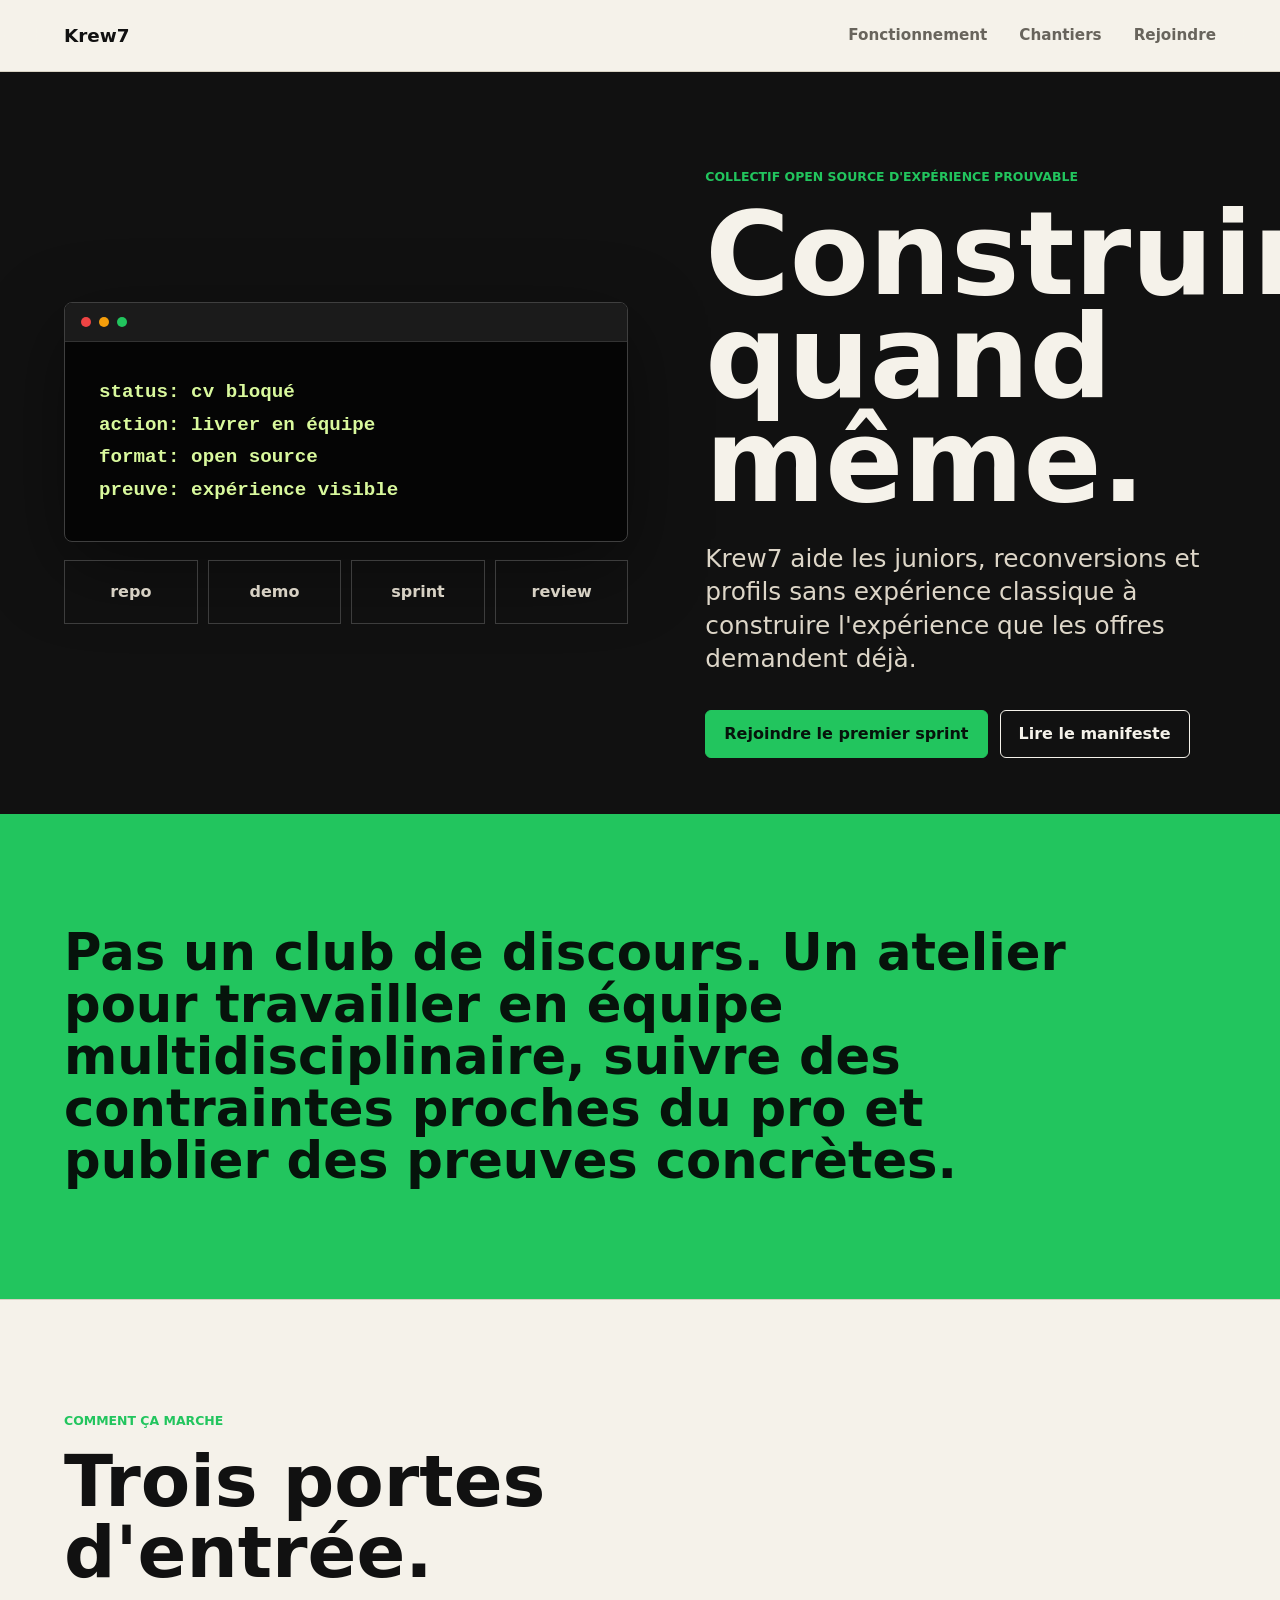
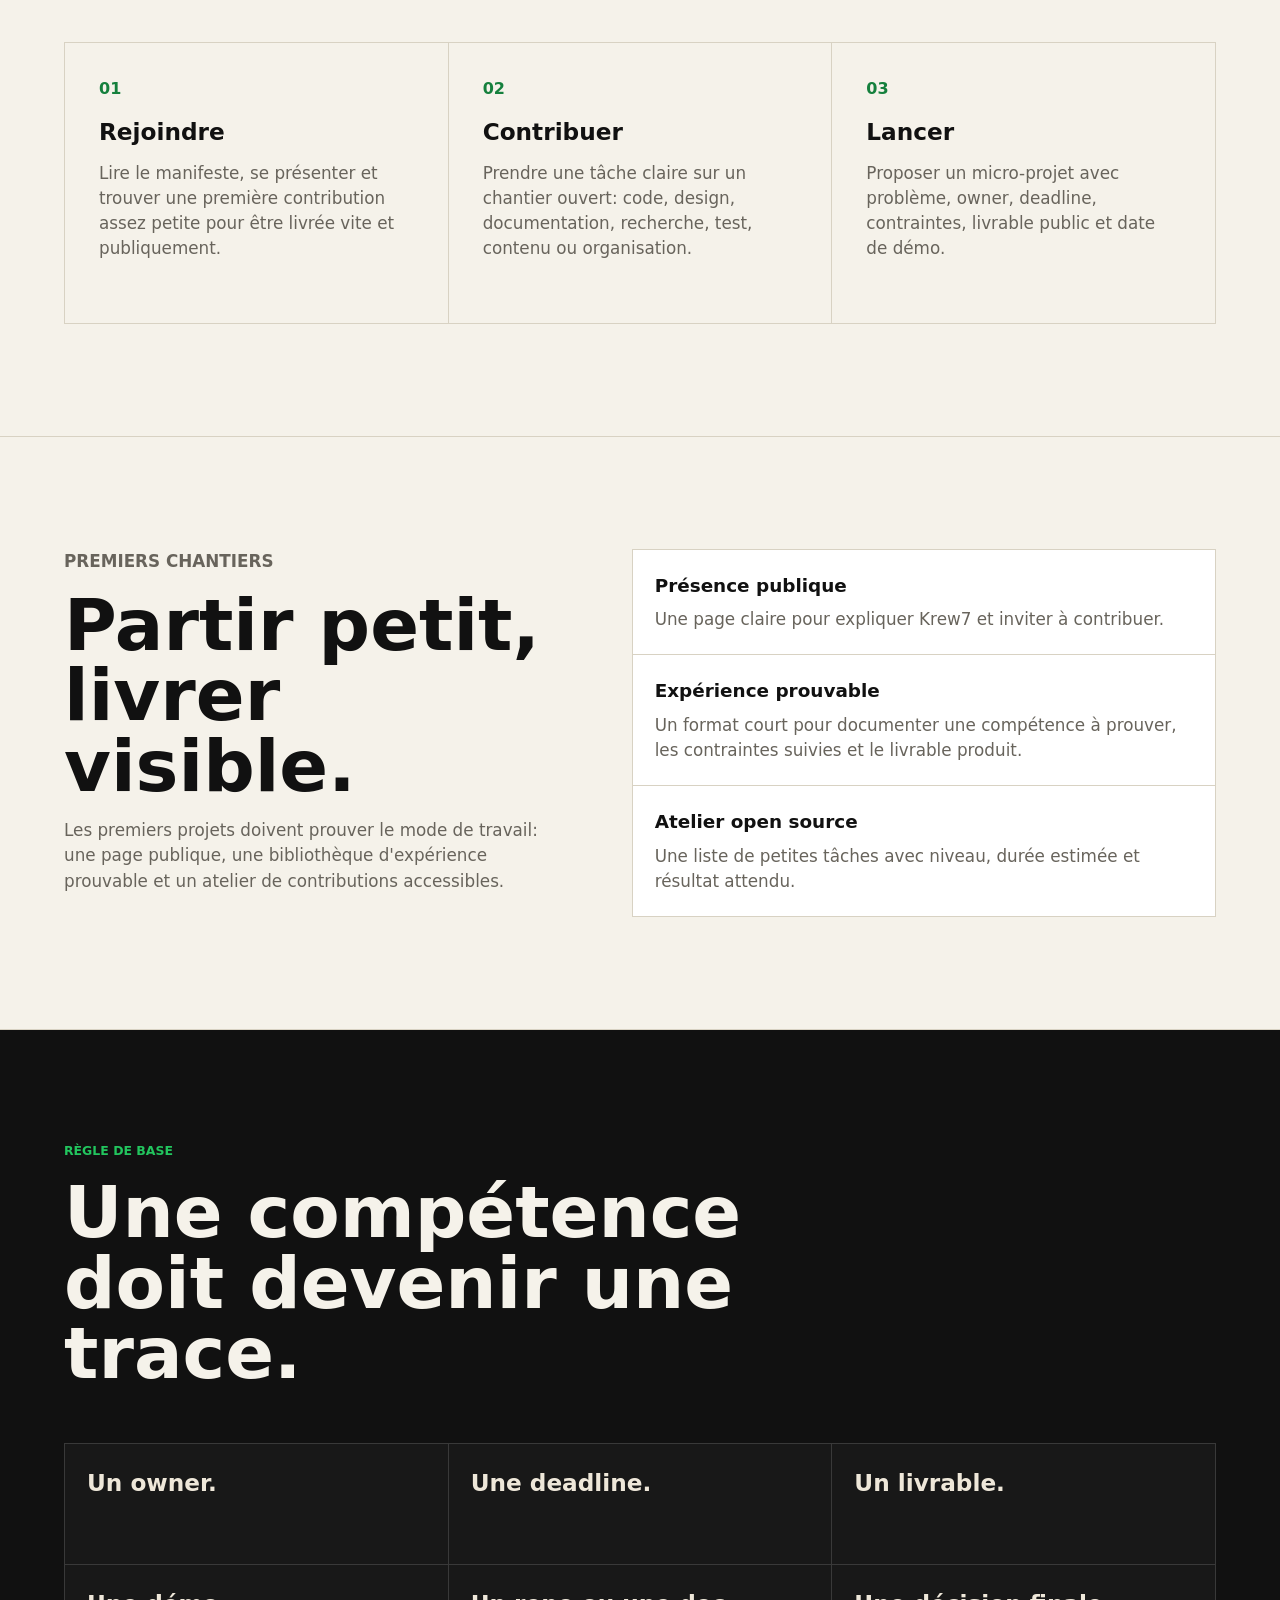
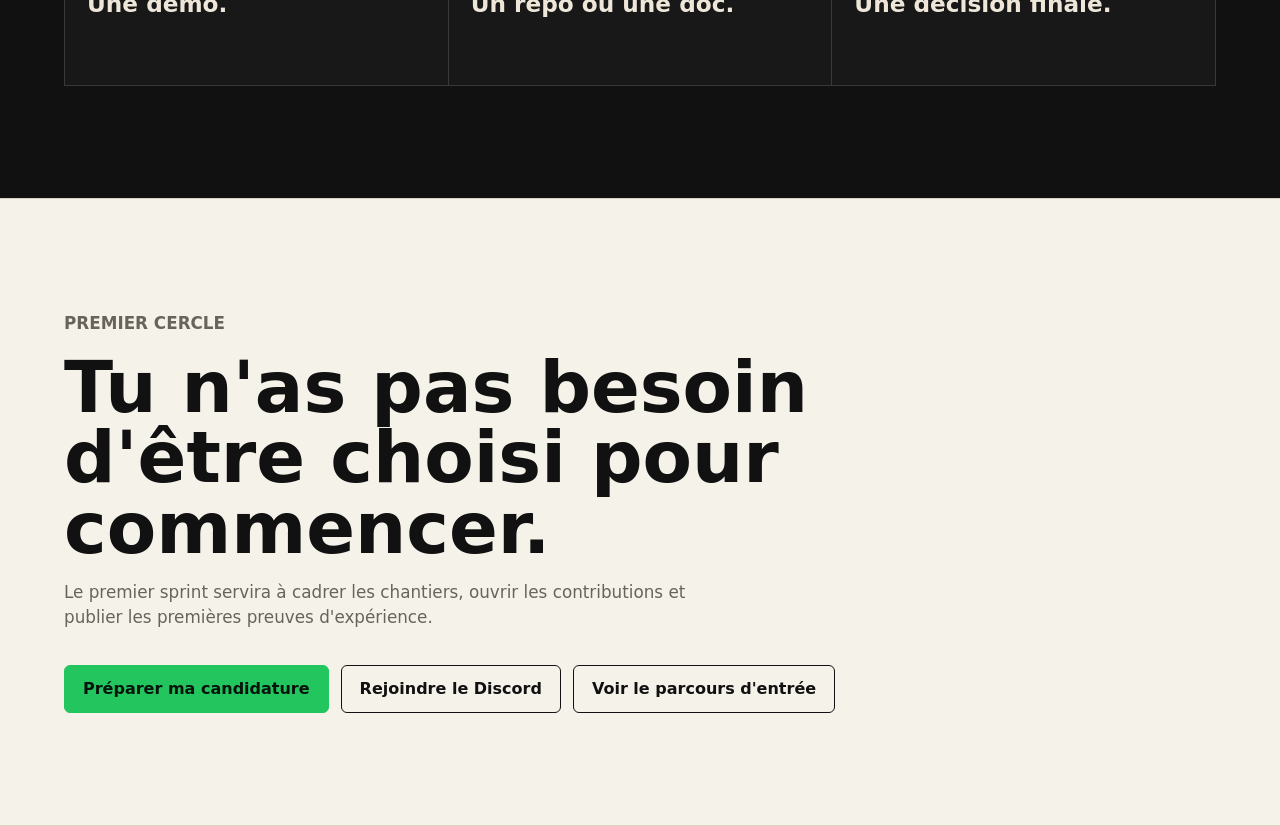
<file: index.html>
<!doctype html>
<html lang="fr">
  <head>
    <meta charset="utf-8">
    <meta name="viewport" content="width=device-width, initial-scale=1">
    <title>Krew7 - Construire quand même</title>
    <meta
      name="description"
      content="Krew7 aide les juniors, reconversions et profils sans expérience classique à créer une expérience prouvable avec des projets open source visibles."
    >
    <meta name="theme-color" content="#22C55E">
    <meta property="og:type" content="website">
    <meta property="og:title" content="Krew7 - Construire quand même">
    <meta property="og:description" content="Créer l'expérience que les offres demandent déjà, avec des projets open source visibles.">
    <meta property="og:image" content="./assets/og-krew7.svg">
    <meta name="twitter:card" content="summary_large_image">
    <meta name="twitter:title" content="Krew7 - Construire quand même">
    <meta name="twitter:description" content="De CV refusé à expérience prouvée.">
    <meta name="twitter:image" content="./assets/og-krew7.svg">
    <link rel="manifest" href="./site.webmanifest">
    <link rel="stylesheet" href="./styles.css">
  </head>
  <body>
    <header class="site-header">
      <a class="brand" href="./index.html" aria-label="Krew7 accueil">Krew7</a>
      <nav class="nav" aria-label="Navigation principale">
        <a href="#fonctionnement">Fonctionnement</a>
        <a href="#chantiers">Chantiers</a>
        <a href="#rejoindre">Rejoindre</a>
      </nav>
    </header>

    <main>
      <section class="hero" aria-labelledby="hero-title">
        <div class="hero-visual" aria-hidden="true">
          <div class="terminal-window">
            <div class="terminal-bar">
              <span></span>
              <span></span>
              <span></span>
            </div>
            <pre><code>status: cv bloqué
action: livrer en équipe
format: open source
preuve: expérience visible</code></pre>
          </div>
          <div class="proof-strip">
            <span>repo</span>
            <span>demo</span>
            <span>sprint</span>
            <span>review</span>
          </div>
        </div>

        <div class="hero-copy">
          <p class="eyebrow">Collectif open source d'expérience prouvable</p>
          <h1 id="hero-title">Construire quand même.</h1>
          <p class="lead">
            Krew7 aide les juniors, reconversions et profils sans expérience classique à construire l'expérience que les offres demandent déjà.
          </p>
          <div class="hero-actions" aria-label="Actions principales">
            <a class="button primary" href="./join.html">Rejoindre le premier sprint</a>
            <a class="button secondary" href="./MANIFESTE.md">Lire le manifeste</a>
          </div>
        </div>
      </section>

      <section class="section intro" aria-label="Intention">
        <p>
          Pas un club de discours. Un atelier pour travailler en équipe multidisciplinaire, suivre des contraintes proches du pro et publier des preuves concrètes.
        </p>
      </section>

      <section class="section" id="fonctionnement" aria-labelledby="fonctionnement-title">
        <div class="section-heading">
          <p class="eyebrow">Comment ça marche</p>
          <h2 id="fonctionnement-title">Trois portes d'entrée.</h2>
        </div>
        <div class="three-columns">
          <article>
            <span class="step">01</span>
            <h3>Rejoindre</h3>
            <p>Lire le manifeste, se présenter et trouver une première contribution assez petite pour être livrée vite et publiquement.</p>
          </article>
          <article>
            <span class="step">02</span>
            <h3>Contribuer</h3>
            <p>Prendre une tâche claire sur un chantier ouvert: code, design, documentation, recherche, test, contenu ou organisation.</p>
          </article>
          <article>
            <span class="step">03</span>
            <h3>Lancer</h3>
            <p>Proposer un micro-projet avec problème, owner, deadline, contraintes, livrable public et date de démo.</p>
          </article>
        </div>
      </section>

      <section class="section split" id="chantiers" aria-labelledby="chantiers-title">
        <div>
          <p class="eyebrow">Premiers chantiers</p>
          <h2 id="chantiers-title">Partir petit, livrer visible.</h2>
          <p>
            Les premiers projets doivent prouver le mode de travail: une page publique, une bibliothèque d'expérience prouvable et un atelier de contributions accessibles.
          </p>
        </div>
        <ul class="work-list">
          <li>
            <strong>Présence publique</strong>
            <span>Une page claire pour expliquer Krew7 et inviter à contribuer.</span>
          </li>
          <li>
            <strong>Expérience prouvable</strong>
            <span>Un format court pour documenter une compétence à prouver, les contraintes suivies et le livrable produit.</span>
          </li>
          <li>
            <strong>Atelier open source</strong>
            <span>Une liste de petites tâches avec niveau, durée estimée et résultat attendu.</span>
          </li>
        </ul>
      </section>

      <section class="section rules" aria-labelledby="rules-title">
        <div class="section-heading">
          <p class="eyebrow">Règle de base</p>
          <h2 id="rules-title">Une compétence doit devenir une trace.</h2>
        </div>
        <div class="rule-grid">
          <p>Un owner.</p>
          <p>Une deadline.</p>
          <p>Un livrable.</p>
          <p>Une démo.</p>
          <p>Un repo ou une doc.</p>
          <p>Une décision finale.</p>
        </div>
      </section>

      <section class="section cta" id="rejoindre" aria-labelledby="cta-title">
        <p class="eyebrow">Premier cercle</p>
        <h2 id="cta-title">Tu n'as pas besoin d'être choisi pour commencer.</h2>
        <p>
          Le premier sprint servira à cadrer les chantiers, ouvrir les contributions et publier les premières preuves d'expérience.
        </p>
        <div class="cta-actions">
          <a class="button primary" href="./join.html">Préparer ma candidature</a>
          <a class="button secondary" href="https://discord.gg/ajAgnNHJY">Rejoindre le Discord</a>
          <a class="button secondary" href="./ONBOARDING.md">Voir le parcours d'entrée</a>
        </div>
      </section>
    </main>
  </body>
</html>
</file>
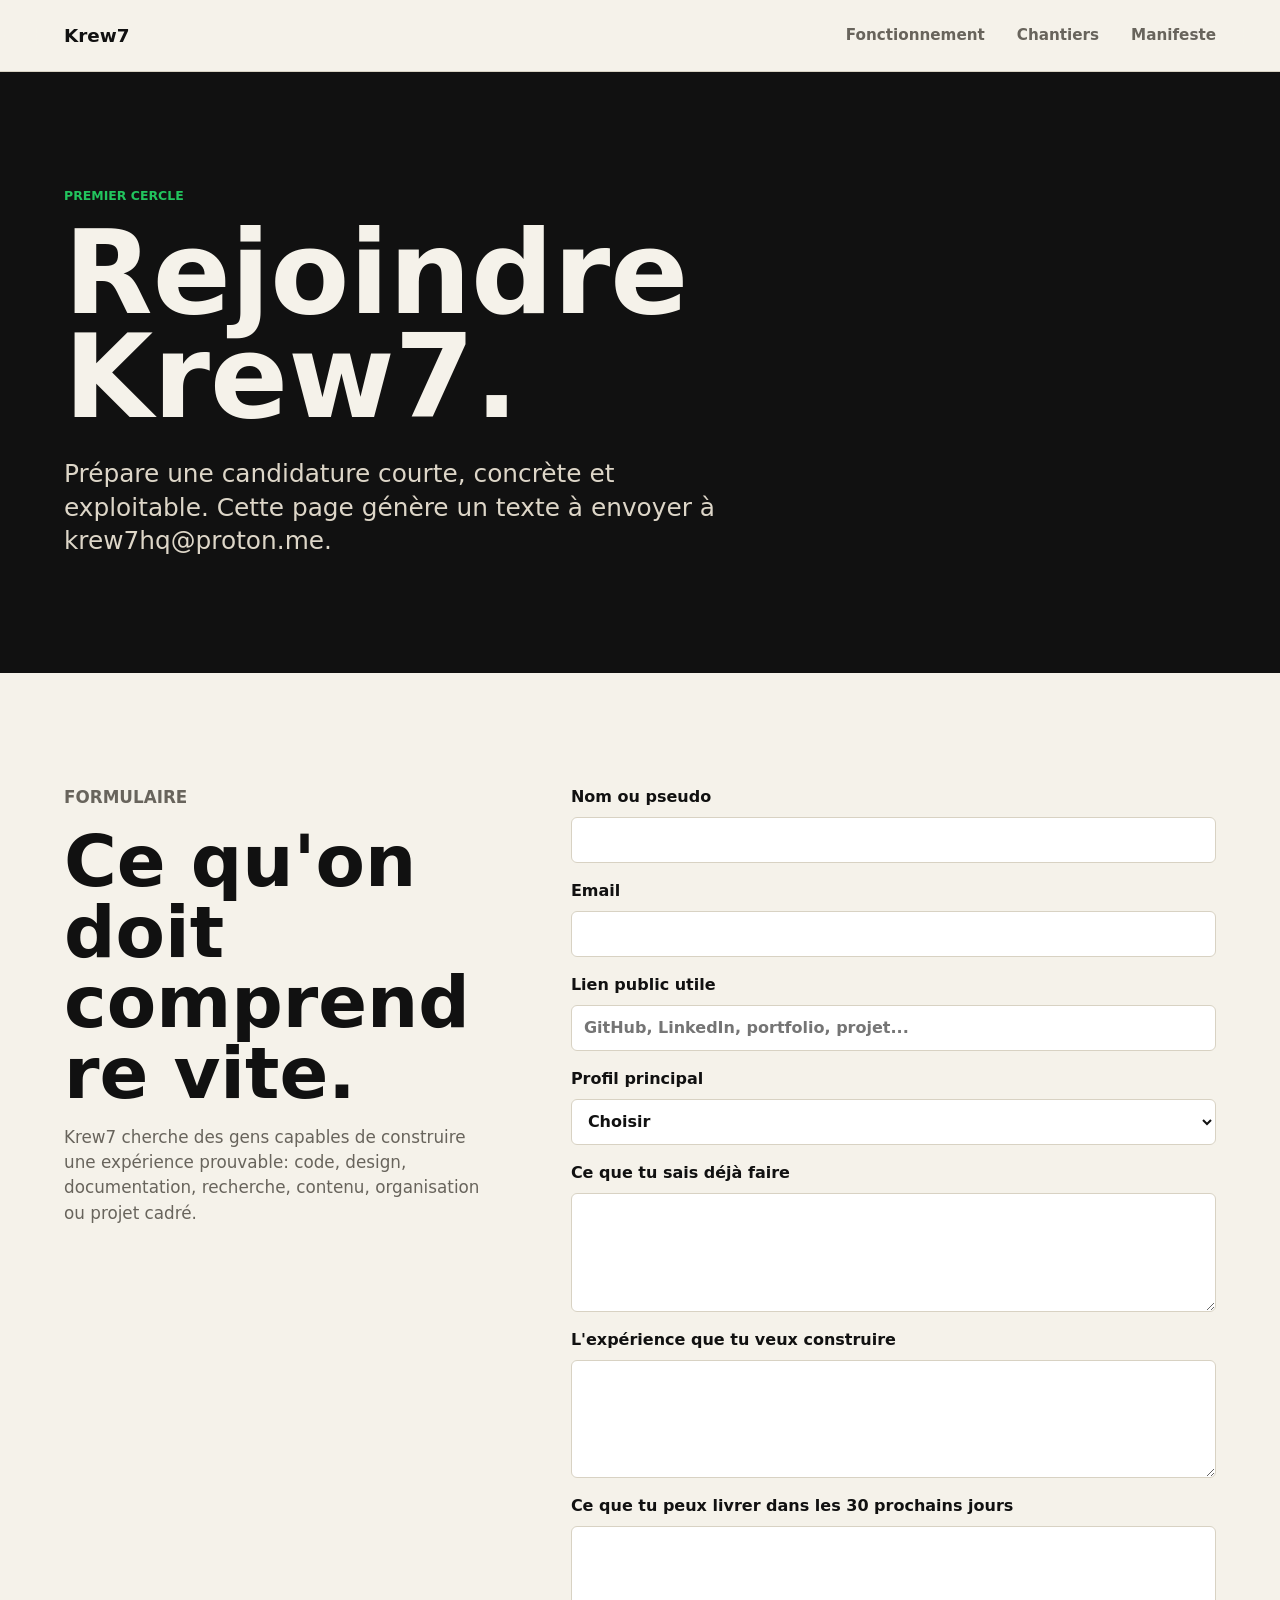
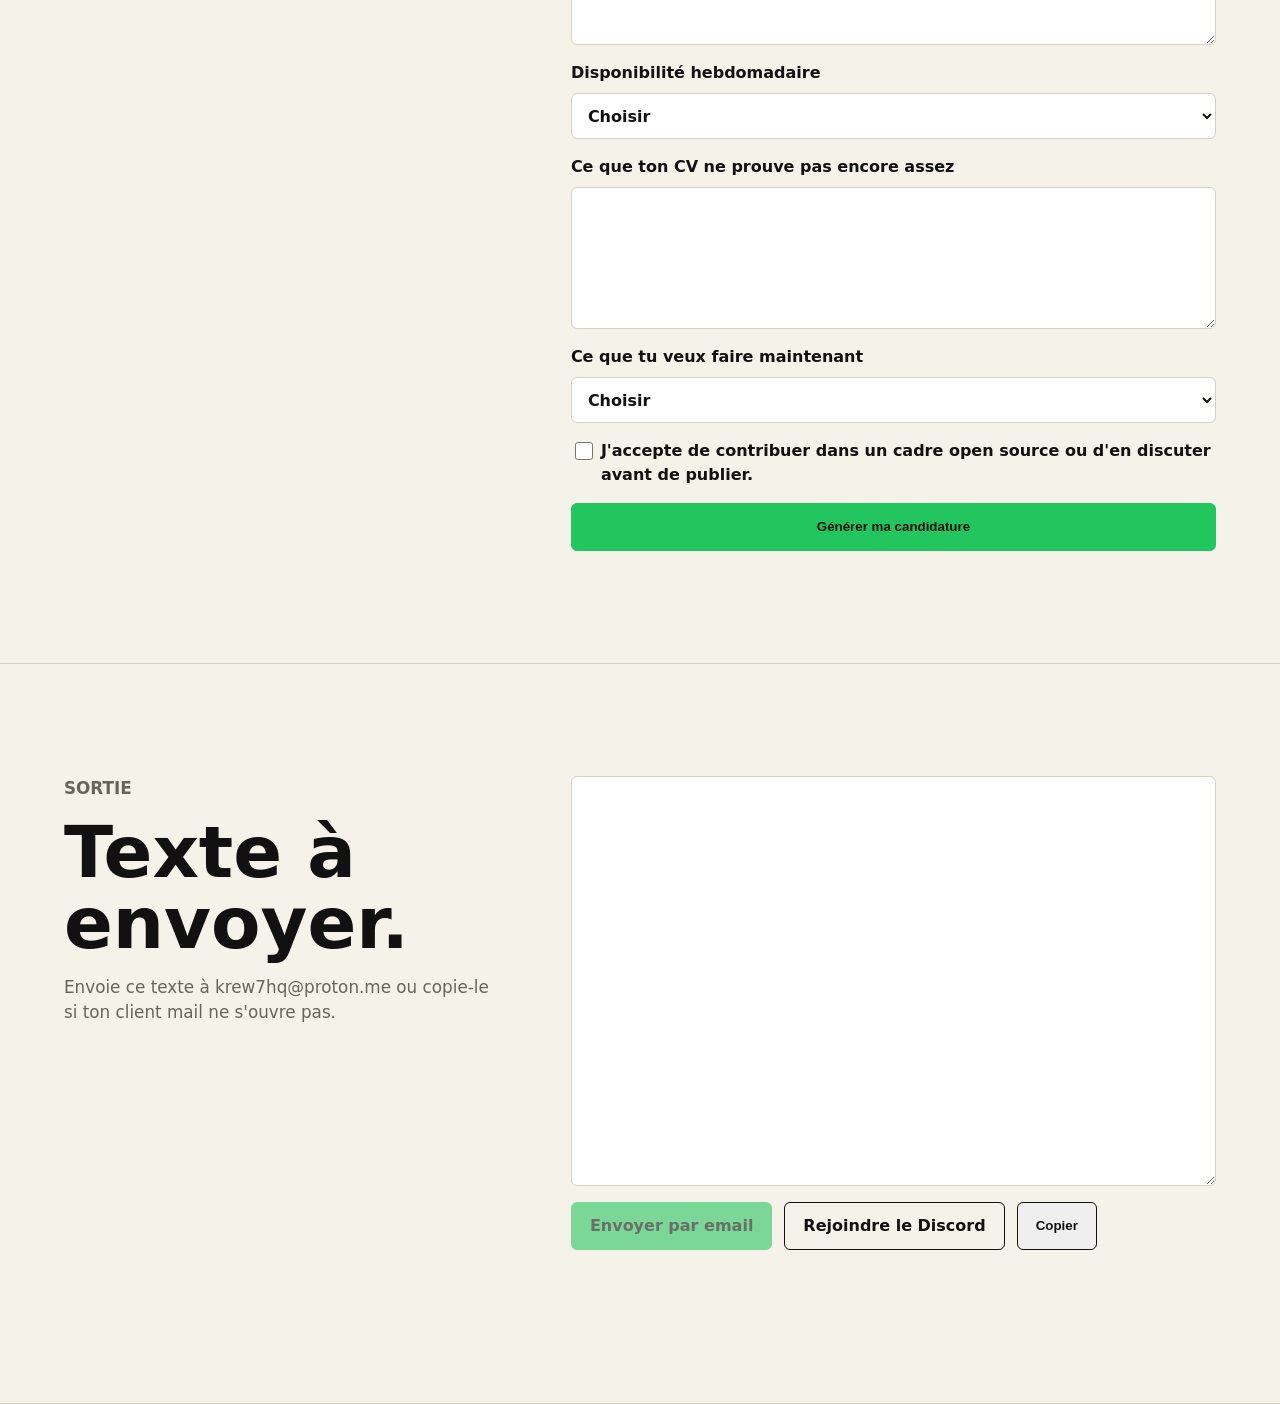
<file: join.html>
<!doctype html>
<html lang="fr">
  <head>
    <meta charset="utf-8">
    <meta name="viewport" content="width=device-width, initial-scale=1">
    <title>Rejoindre Krew7</title>
    <meta
      name="description"
      content="Préparer une candidature pour rejoindre le premier cercle Krew7."
    >
    <meta name="theme-color" content="#22C55E">
    <meta property="og:type" content="website">
    <meta property="og:title" content="Rejoindre Krew7">
    <meta property="og:description" content="Préparer une candidature courte, concrète et exploitable pour rejoindre le premier cercle Krew7.">
    <meta property="og:image" content="./assets/og-krew7.svg">
    <meta name="twitter:card" content="summary_large_image">
    <meta name="twitter:title" content="Rejoindre Krew7">
    <meta name="twitter:description" content="Préparer une candidature pour construire quand même.">
    <meta name="twitter:image" content="./assets/og-krew7.svg">
    <link rel="manifest" href="./site.webmanifest">
    <link rel="stylesheet" href="./styles.css">
  </head>
  <body>
    <header class="site-header">
      <a class="brand" href="./index.html" aria-label="Krew7 accueil">Krew7</a>
      <nav class="nav" aria-label="Navigation principale">
        <a href="./index.html#fonctionnement">Fonctionnement</a>
        <a href="./index.html#chantiers">Chantiers</a>
        <a href="./MANIFESTE.md">Manifeste</a>
      </nav>
    </header>

    <main>
      <section class="page-hero">
        <p class="eyebrow">Premier cercle</p>
        <h1>Rejoindre Krew7.</h1>
        <p class="lead">
          Prépare une candidature courte, concrète et exploitable. Cette page génère un texte à envoyer à krew7hq@proton.me.
        </p>
      </section>

      <section class="form-section" aria-labelledby="join-form-title">
        <div>
          <p class="eyebrow">Formulaire</p>
          <h2 id="join-form-title">Ce qu'on doit comprendre vite.</h2>
          <p>
            Krew7 cherche des gens capables de construire une expérience prouvable: code, design, documentation, recherche, contenu, organisation ou projet cadré.
          </p>
        </div>

        <form class="join-form" id="join-form">
          <label>
            Nom ou pseudo
            <input name="name" autocomplete="name" required>
          </label>

          <label>
            Email
            <input name="email" type="email" autocomplete="email" required>
          </label>

          <label>
            Lien public utile
            <input name="link" type="url" placeholder="GitHub, LinkedIn, portfolio, projet...">
          </label>

          <label>
            Profil principal
            <select name="profile" required>
              <option value="">Choisir</option>
              <option>Développeur</option>
              <option>Designer</option>
              <option>Maker</option>
              <option>Étudiant</option>
              <option>Entrepreneur</option>
              <option>Ops / organisation</option>
              <option>Mentor</option>
              <option>Scout</option>
              <option>Autre</option>
            </select>
          </label>

          <label>
            Ce que tu sais déjà faire
            <textarea name="skills" rows="4" required></textarea>
          </label>

          <label>
            L'expérience que tu veux construire
            <textarea name="learning" rows="4" required></textarea>
          </label>

          <label>
            Ce que tu peux livrer dans les 30 prochains jours
            <textarea name="delivery" rows="4" required></textarea>
          </label>

          <label>
            Disponibilité hebdomadaire
            <select name="availability" required>
              <option value="">Choisir</option>
              <option>Moins de 1 h</option>
              <option>1 à 2 h</option>
              <option>3 à 5 h</option>
              <option>Plus de 5 h</option>
            </select>
          </label>

          <label>
            Ce que ton CV ne prouve pas encore assez
            <textarea name="problem" rows="5" required></textarea>
          </label>

          <label>
            Ce que tu veux faire maintenant
            <select name="intent" required>
              <option value="">Choisir</option>
              <option>Rejoindre un projet existant</option>
              <option>Proposer un projet cadré</option>
              <option>Aider à structurer Krew7</option>
              <option>Observer d'abord puis contribuer</option>
            </select>
          </label>

          <label class="checkbox-label">
            <input name="opensource" type="checkbox" required>
            J'accepte de contribuer dans un cadre open source ou d'en discuter avant de publier.
          </label>

          <button class="button primary" type="submit">Générer ma candidature</button>
        </form>
      </section>

      <section class="application-output" aria-labelledby="application-title">
        <div>
          <p class="eyebrow">Sortie</p>
          <h2 id="application-title">Texte à envoyer.</h2>
          <p>
            Envoie ce texte à krew7hq@proton.me ou copie-le si ton client mail ne s'ouvre pas.
          </p>
        </div>
        <div class="output-panel">
          <textarea id="application-text" rows="18" readonly></textarea>
          <div class="output-actions">
            <a class="button primary" id="email-application" href="mailto:krew7hq@proton.me" aria-disabled="true">Envoyer par email</a>
            <a class="button secondary" href="https://discord.gg/ajAgnNHJY">Rejoindre le Discord</a>
            <button class="button secondary" id="copy-application" type="button">Copier</button>
          </div>
          <p class="copy-status" id="copy-status" role="status" aria-live="polite"></p>
        </div>
      </section>
    </main>

    <script>
      const form = document.querySelector("#join-form");
      const output = document.querySelector("#application-text");
      const emailButton = document.querySelector("#email-application");
      const copyButton = document.querySelector("#copy-application");
      const copyStatus = document.querySelector("#copy-status");
      const recipient = "krew7hq@proton.me";

      function value(data, key) {
        return (data.get(key) || "").toString().trim() || "Non renseigné";
      }

      form.addEventListener("submit", (event) => {
        event.preventDefault();
        const data = new FormData(form);
        output.value = `# Candidature Krew7

Nom ou pseudo: ${value(data, "name")}
Email: ${value(data, "email")}
Lien public: ${value(data, "link")}
Profil: ${value(data, "profile")}
Disponibilité: ${value(data, "availability")}
Intention: ${value(data, "intent")}

## Ce que je sais déjà faire

${value(data, "skills")}

## L'expérience que je veux construire

${value(data, "learning")}

## Ce que je peux livrer dans les 30 prochains jours

${value(data, "delivery")}

## Ce que mon CV ne prouve pas encore assez

${value(data, "problem")}
`;
        const subject = `Candidature Krew7 - ${value(data, "name")}`;
        emailButton.href = `mailto:${recipient}?subject=${encodeURIComponent(subject)}&body=${encodeURIComponent(output.value)}`;
        emailButton.setAttribute("aria-disabled", "false");
        copyStatus.textContent = "Candidature générée.";
        output.focus();
      });

      emailButton.addEventListener("click", (event) => {
        if (!output.value.trim()) {
          event.preventDefault();
          copyStatus.textContent = "Génère d'abord la candidature.";
        }
      });

      copyButton.addEventListener("click", async () => {
        if (!output.value.trim()) {
          copyStatus.textContent = "Génère d'abord la candidature.";
          return;
        }
        try {
          await navigator.clipboard.writeText(output.value);
          copyStatus.textContent = "Copié.";
        } catch {
          output.select();
          copyStatus.textContent = "Sélectionne le texte puis copie-le.";
        }
      });
    </script>
  </body>
</html>
</file>
<file: styles.css>
:root {
  color-scheme: light;
  --ink: #111111;
  --paper: #f5f2ea;
  --muted: #68645c;
  --line: #d8d2c3;
  --signal: #22c55e;
  --signal-dark: #15803d;
  --white: #ffffff;
}

* {
  box-sizing: border-box;
}

html {
  scroll-behavior: smooth;
}

body {
  margin: 0;
  background: var(--paper);
  color: var(--ink);
  font-family: Inter, ui-sans-serif, system-ui, -apple-system, BlinkMacSystemFont, "Segoe UI", sans-serif;
  font-size: 16px;
  line-height: 1.5;
}

a {
  color: inherit;
  text-decoration: none;
}

.site-header {
  position: sticky;
  top: 0;
  z-index: 10;
  display: flex;
  align-items: center;
  justify-content: space-between;
  gap: 24px;
  min-height: 72px;
  padding: 18px clamp(20px, 5vw, 64px);
  background: color-mix(in srgb, var(--paper) 92%, transparent);
  border-bottom: 1px solid var(--line);
  backdrop-filter: blur(18px);
}

.brand {
  font-size: 1.15rem;
  font-weight: 800;
  letter-spacing: 0;
}

.nav {
  display: flex;
  align-items: center;
  gap: clamp(14px, 3vw, 32px);
  color: var(--muted);
  font-size: 0.95rem;
  font-weight: 650;
}

.nav a:hover {
  color: var(--ink);
}

.hero {
  display: grid;
  grid-template-columns: minmax(0, 1.05fr) minmax(320px, 0.95fr);
  gap: clamp(28px, 6vw, 80px);
  align-items: center;
  min-height: calc(86svh - 72px);
  padding: clamp(44px, 8vw, 96px) clamp(20px, 5vw, 64px) clamp(28px, 5vw, 56px);
  background: var(--ink);
  color: var(--paper);
}

.hero-copy {
  max-width: 720px;
}

.eyebrow {
  margin: 0 0 16px;
  color: var(--signal);
  font-size: 0.78rem;
  font-weight: 800;
  letter-spacing: 0;
  text-transform: uppercase;
}

h1,
h2,
h3,
p {
  overflow-wrap: anywhere;
}

h1 {
  max-width: 820px;
  margin: 0;
  font-size: clamp(4.4rem, 9vw, 7.25rem);
  line-height: 0.9;
  letter-spacing: 0;
  overflow-wrap: normal;
}

h2 {
  max-width: 760px;
  margin: 0;
  font-size: clamp(2.2rem, 6vw, 4.5rem);
  line-height: 0.98;
  letter-spacing: 0;
}

h3 {
  margin: 18px 0 10px;
  font-size: 1.45rem;
  line-height: 1.1;
  letter-spacing: 0;
}

.lead {
  max-width: 660px;
  margin: 28px 0 0;
  color: #ddd6c8;
  font-size: clamp(1.2rem, 2vw, 1.55rem);
  line-height: 1.35;
}

.hero-actions,
.cta-actions {
  display: flex;
  flex-wrap: wrap;
  gap: 12px;
  margin-top: 34px;
}

.button {
  display: inline-flex;
  align-items: center;
  justify-content: center;
  min-height: 48px;
  padding: 0 18px;
  border: 1px solid currentColor;
  border-radius: 6px;
  font-weight: 800;
  line-height: 1;
}

.button.primary {
  background: var(--signal);
  border-color: var(--signal);
  color: #06130b;
}

.button.primary:hover {
  background: #4ade80;
  border-color: #4ade80;
}

.button.secondary {
  color: inherit;
}

.button.secondary:hover {
  background: color-mix(in srgb, currentColor 10%, transparent);
}

.button[aria-disabled="true"] {
  cursor: not-allowed;
  opacity: 0.58;
}

.hero-visual {
  display: grid;
  gap: 18px;
  align-content: center;
  min-height: 420px;
}

.terminal-window {
  overflow: hidden;
  border: 1px solid #3f3f3f;
  border-radius: 8px;
  background: #050505;
  box-shadow: 0 24px 80px rgba(0, 0, 0, 0.42);
}

.terminal-bar {
  display: flex;
  gap: 8px;
  padding: 14px 16px;
  background: #1b1b1b;
  border-bottom: 1px solid #333333;
}

.terminal-bar span {
  width: 10px;
  height: 10px;
  border-radius: 50%;
  background: #ef4444;
}

.terminal-bar span:nth-child(2) {
  background: #f59e0b;
}

.terminal-bar span:nth-child(3) {
  background: var(--signal);
}

pre {
  margin: 0;
  padding: clamp(18px, 4vw, 34px);
  white-space: pre-wrap;
  color: #d9f99d;
  font: 700 clamp(0.95rem, 2vw, 1.2rem) / 1.7 "SFMono-Regular", Consolas, "Liberation Mono", monospace;
}

.proof-strip {
  display: grid;
  grid-template-columns: repeat(4, minmax(0, 1fr));
  gap: 10px;
}

.proof-strip span {
  display: flex;
  align-items: center;
  justify-content: center;
  min-height: 64px;
  border: 1px solid #3d3d3d;
  color: #d7d1c4;
  font-weight: 800;
}

.section {
  padding: clamp(56px, 9vw, 112px) clamp(20px, 5vw, 64px);
  border-bottom: 1px solid var(--line);
}

.intro {
  background: var(--signal);
  color: #06130b;
}

.intro p {
  max-width: 1040px;
  margin: 0;
  font-size: clamp(1.8rem, 4vw, 4rem);
  font-weight: 850;
  line-height: 1.02;
  letter-spacing: 0;
}

.section-heading {
  margin-bottom: clamp(28px, 5vw, 54px);
}

.three-columns {
  display: grid;
  grid-template-columns: repeat(3, minmax(0, 1fr));
  gap: 1px;
  background: var(--line);
  border: 1px solid var(--line);
}

.three-columns article {
  min-height: 280px;
  padding: clamp(22px, 4vw, 34px);
  background: var(--paper);
}

.step {
  color: var(--signal-dark);
  font-weight: 900;
}

.three-columns p,
.split p,
.work-list span,
.cta p {
  color: var(--muted);
  font-size: 1.05rem;
}

.split {
  display: grid;
  grid-template-columns: minmax(0, 0.9fr) minmax(320px, 1.1fr);
  gap: clamp(34px, 7vw, 96px);
  align-items: start;
}

.work-list {
  display: grid;
  gap: 1px;
  margin: 0;
  padding: 0;
  list-style: none;
  background: var(--line);
  border: 1px solid var(--line);
}

.work-list li {
  display: grid;
  gap: 8px;
  padding: 22px;
  background: var(--white);
}

.work-list strong {
  font-size: 1.15rem;
}

.rules {
  background: var(--ink);
  color: var(--paper);
}

.rule-grid {
  display: grid;
  grid-template-columns: repeat(3, minmax(0, 1fr));
  gap: 1px;
  background: #393939;
  border: 1px solid #393939;
}

.rule-grid p {
  min-height: 120px;
  margin: 0;
  padding: 22px;
  background: #181818;
  color: #eee7d9;
  font-size: clamp(1.1rem, 2vw, 1.45rem);
  font-weight: 850;
}

.cta {
  background: var(--paper);
}

.cta p {
  max-width: 680px;
}

.page-hero {
  padding: clamp(52px, 9vw, 120px) clamp(20px, 5vw, 64px);
  background: var(--ink);
  color: var(--paper);
}

.page-hero h1 {
  max-width: 920px;
}

.form-section,
.application-output {
  display: grid;
  grid-template-columns: minmax(0, 0.8fr) minmax(320px, 1.2fr);
  gap: clamp(28px, 6vw, 80px);
  padding: clamp(56px, 9vw, 112px) clamp(20px, 5vw, 64px);
  border-bottom: 1px solid var(--line);
}

.form-section p,
.application-output p {
  color: var(--muted);
  font-size: 1.05rem;
}

.join-form,
.output-panel {
  display: grid;
  gap: 16px;
}

.output-actions {
  display: flex;
  flex-wrap: wrap;
  gap: 12px;
}

.join-form label {
  display: grid;
  gap: 8px;
  color: var(--ink);
  font-weight: 800;
}

.join-form input,
.join-form select,
.join-form textarea,
.output-panel textarea {
  width: 100%;
  border: 1px solid var(--line);
  border-radius: 6px;
  background: var(--white);
  color: var(--ink);
  font: inherit;
  line-height: 1.45;
}

.join-form input,
.join-form select {
  min-height: 46px;
  padding: 0 12px;
}

.join-form textarea,
.output-panel textarea {
  padding: 12px;
  resize: vertical;
}

.checkbox-label {
  grid-template-columns: 22px minmax(0, 1fr);
  align-items: start;
  color: var(--muted);
  font-weight: 700;
}

.checkbox-label input {
  width: 18px;
  min-height: 18px;
  margin-top: 3px;
}

.output-panel textarea {
  min-height: 360px;
  font-family: "SFMono-Regular", Consolas, "Liberation Mono", monospace;
  font-size: 0.92rem;
}

.copy-status {
  min-height: 1.5em;
  margin: 0;
}

@media (max-width: 860px) {
  .site-header {
    position: static;
    align-items: flex-start;
    flex-direction: column;
    min-height: auto;
  }

  .nav {
    width: 100%;
    justify-content: flex-start;
    flex-wrap: wrap;
    gap: 10px;
    font-size: 0.84rem;
  }

  .hero,
  .split,
  .form-section,
  .application-output {
    grid-template-columns: 1fr;
  }

  .hero {
    min-height: auto;
  }

  .hero-visual {
    order: 2;
    min-height: auto;
  }

  h1 {
    font-size: clamp(3.4rem, 17vw, 5.4rem);
  }

  .three-columns,
  .rule-grid {
    grid-template-columns: 1fr;
  }

  .proof-strip {
    grid-template-columns: repeat(2, minmax(0, 1fr));
  }
}

@media (max-width: 480px) {
  .hero-actions .button,
  .cta-actions .button {
    width: 100%;
  }

  .hero {
    padding-top: 40px;
    padding-bottom: 28px;
  }

  .hero-visual {
    gap: 10px;
  }

  .terminal-bar {
    padding: 10px 14px;
  }

  .proof-strip {
    display: none;
  }

  pre {
    padding: 14px 16px;
    font-size: 0.72rem;
    line-height: 1.55;
  }
}
</file>
